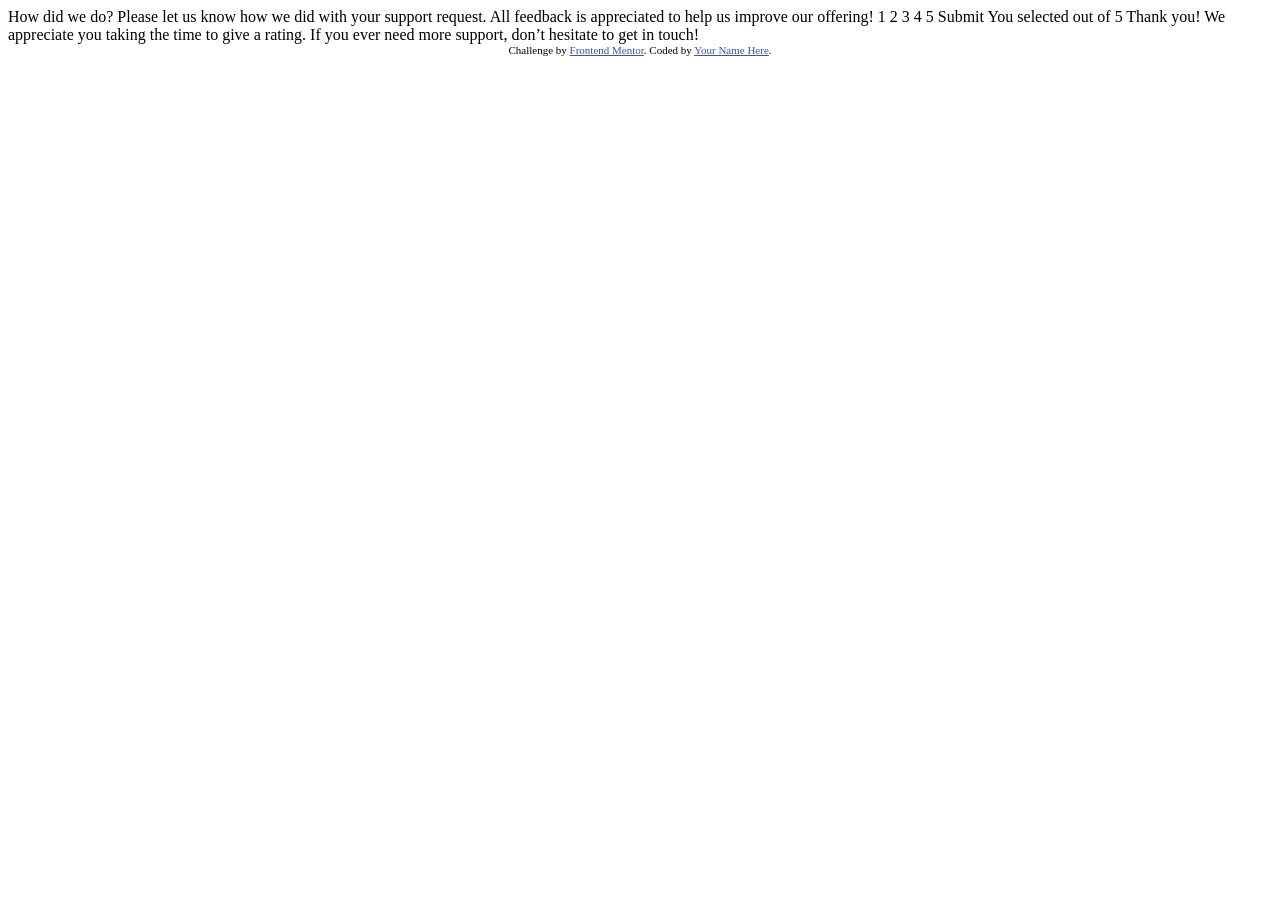
<file: index.html>
<!DOCTYPE html>
<html lang="en">
<head>
  <meta charset="UTF-8">
  <meta name="viewport" content="width=device-width, initial-scale=1.0"> <!-- displays site properly based on user's device -->

  <link rel="icon" type="image/png" sizes="32x32" href="./images/favicon-32x32.png">
  
  <title>Frontend Mentor | Interactive rating component</title>

  <!-- Feel free to remove these styles or customise in your own stylesheet 👍 -->
  <style>
    .attribution { font-size: 0.6875rem; text-align: center; }
    .attribution a { color: hsl(228, 45%, 44%); }
  </style>
</head>
<body>

  <!-- Rating state start -->

  How did we do?

  Please let us know how we did with your support request. All feedback is appreciated 
  to help us improve our offering!

  1 2 3 4 5

  Submit

  <!-- Rating state end -->

  <!-- Thank you state start -->

  You selected <!-- Add rating here --> out of 5

  Thank you!

  We appreciate you taking the time to give a rating. If you ever need more support, 
  don’t hesitate to get in touch!

  <!-- Thank you state end -->

  
  <footer class="attribution">
    Challenge by <a href="https://www.frontendmentor.io?ref=challenge">Frontend Mentor</a>. 
    Coded by <a href="#">Your Name Here</a>.
  </footer>
</body>
</html>
</file>
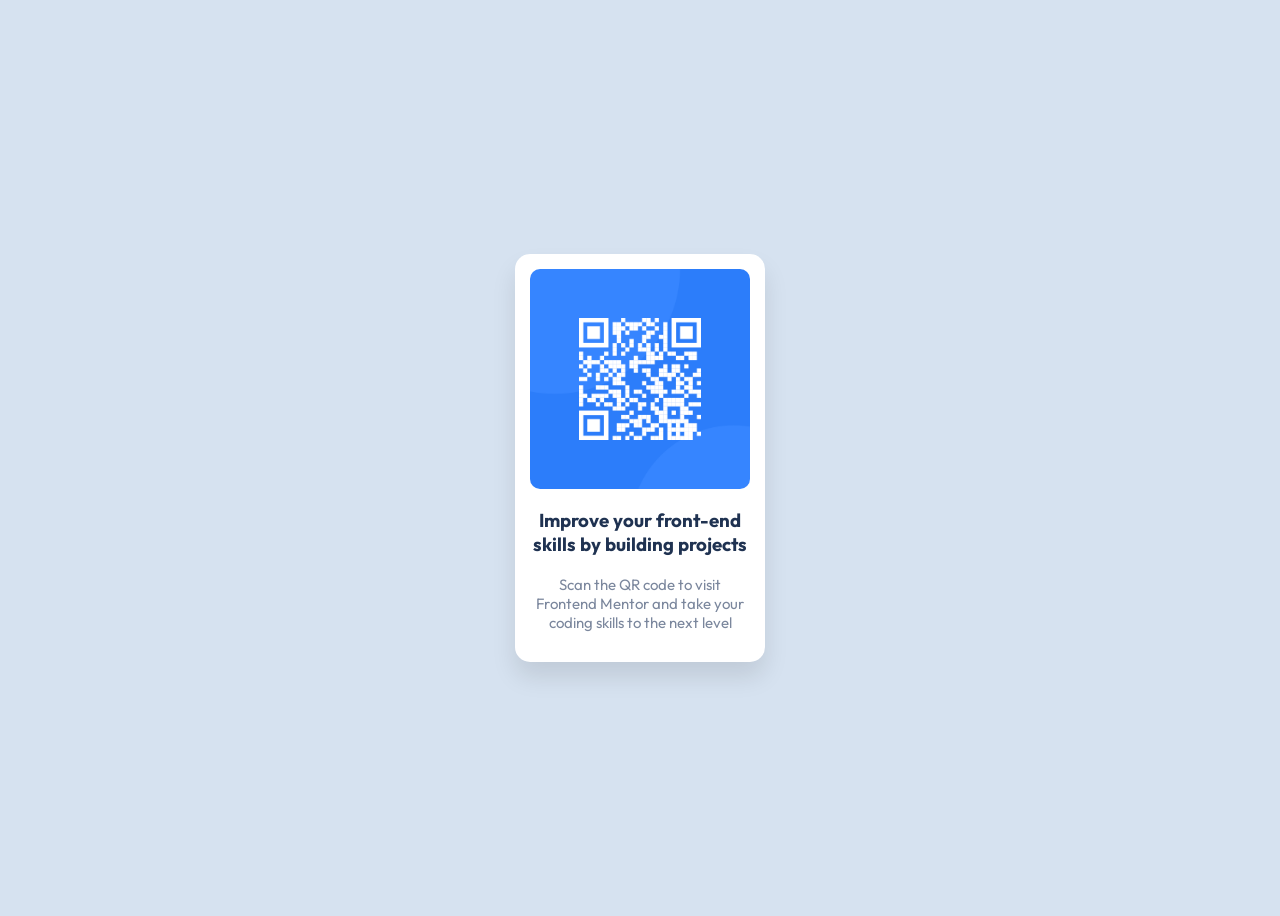
<file: qr-code-challenge/index.html>
<!DOCTYPE html>
<html lang="en">
  <head>
    <meta charset="UTF-8" />
    <meta name="viewport" content="width=device-width, initial-scale=1.0" />
    <!-- displays site properly based on user's device -->

    <link
      rel="icon"
      type="image/png"
      sizes="32x32"
      href="./images/favicon-32x32.png"
    />
    <link rel="stylesheet" href="css/style.css" />
    <link rel="preconnect" href="https://fonts.googleapis.com" />
    <link rel="preconnect" href="https://fonts.gstatic.com" crossorigin />
    <link
      href="https://fonts.googleapis.com/css2?family=Outfit:wght@100..900&family=Poppins:ital,wght@0,100;0,200;0,300;0,400;0,500;0,600;0,700;0,800;0,900;1,100;1,200;1,300;1,400;1,500;1,600;1,700;1,800;1,900&display=swap"
      rel="stylesheet"
    />
    <title>Frontend Mentor | QR code component</title>
  </head>
  <body>
    <div class="container">
      <div class="card">
        <div class="image">
          <img src="images/image-qr-code.png" alt="" />
        </div>

        <div class="text">
          <h3>Improve your front-end skills by building projects</h3>
          <p>
            Scan the QR code to visit Frontend Mentor and take your coding
            skills to the next level
          </p>
        </div>
      </div>
    </div>
  </body>
</html>
</file>
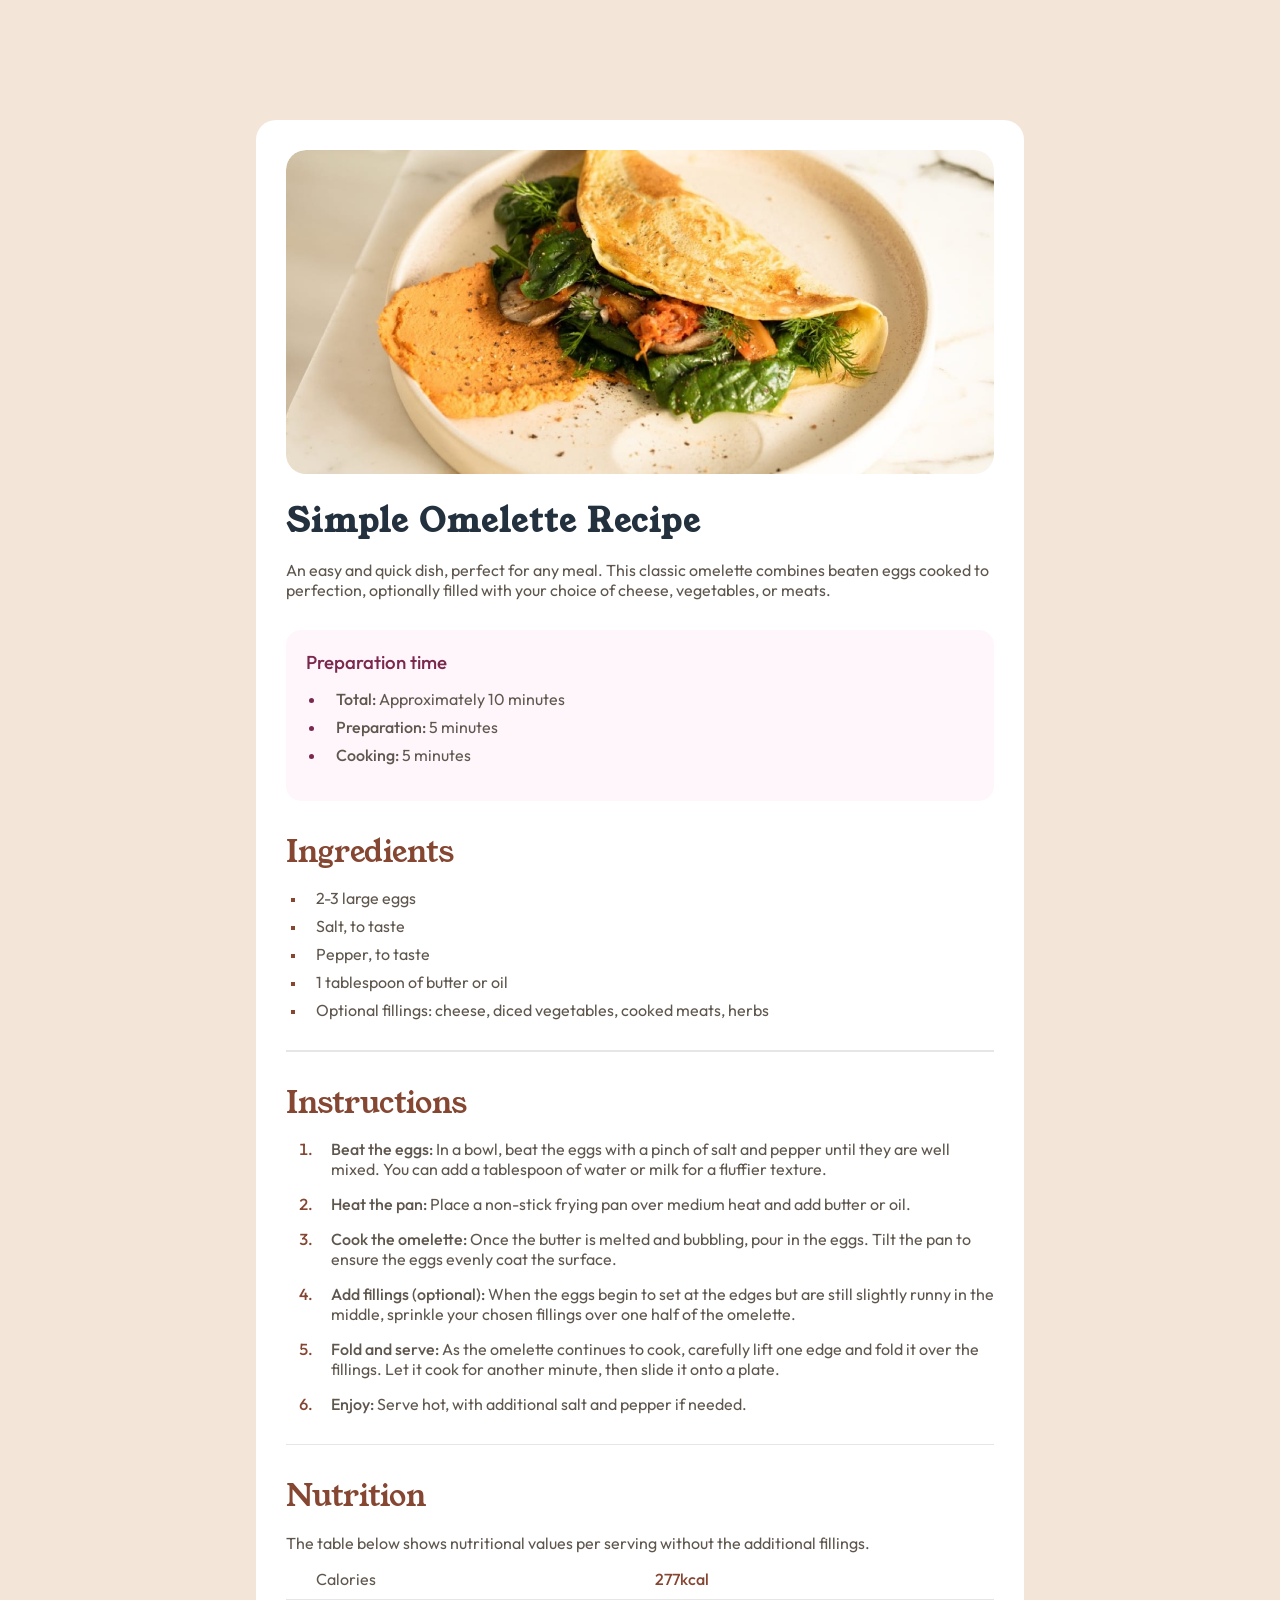
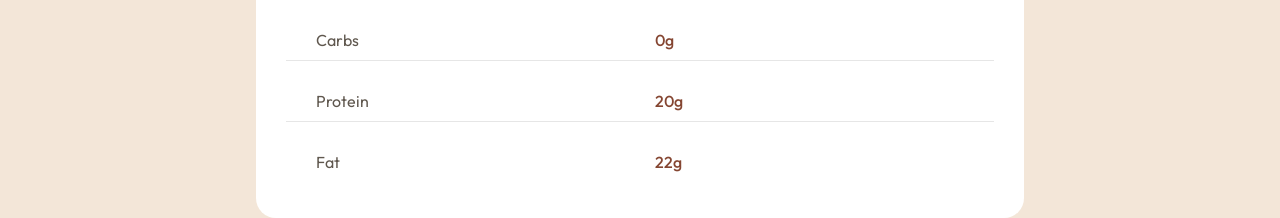
<file: recipe-page/index.html>
<!DOCTYPE html>
<html lang="en">
  <head>
    <meta charset="UTF-8" />
    <meta name="viewport" content="width=device-width, initial-scale=1.0" />
    <!-- displays site properly based on user's device -->

    <link
      rel="icon"
      type="image/png"
      sizes="32x32"
      href="./assets/images/favicon-32x32.png"
    />
    <link rel="stylesheet" href="css/style.css" />
    <title>Frontend Mentor | Recipe page</title>
  </head>
  <body>
    <div class="container">
      <div class="image-container">
        <img src="assets/images/image-omelette.jpeg" alt="" />
      </div>
      <h1>Simple Omelette Recipe</h1>
      <p>
        An easy and quick dish, perfect for any meal. This classic omelette
        combines beaten eggs cooked to perfection, optionally filled with your
        choice of cheese, vegetables, or meats.
      </p>

      <div class="preparation-time">
        <h3>Preparation time</h3>
        <ul>
          <li><strong>Total:</strong> Approximately 10 minutes</li>
          <li><strong>Preparation:</strong> 5 minutes</li>
          <li><strong>Cooking:</strong> 5 minutes</li>
        </ul>
      </div>

      <div class="ingredients">
        <h2>Ingredients</h2>
        <ul>
          <li>2-3 large eggs</li>
          <li>Salt, to taste</li>
          <li>Pepper, to taste</li>
          <li>1 tablespoon of butter or oil</li>
          <li>
            Optional fillings: cheese, diced vegetables, cooked meats, herbs
          </li>
        </ul>
      </div>
      <hr />
      <div class="instructions">
        <h2>Instructions</h2>
        <ol>
          <li>
            <strong>Beat the eggs:</strong> In a bowl, beat the eggs with a
            pinch of salt and pepper until they are well mixed. You can add a
            tablespoon of water or milk for a fluffier texture.
          </li>
          <li>
            <strong>Heat the pan:</strong> Place a non-stick frying pan over
            medium heat and add butter or oil.
          </li>
          <li>
            <strong>Cook the omelette:</strong> Once the butter is melted and
            bubbling, pour in the eggs. Tilt the pan to ensure the eggs evenly
            coat the surface.
          </li>
          <li>
            <strong>Add fillings (optional):</strong> When the eggs begin to set
            at the edges but are still slightly runny in the middle, sprinkle
            your chosen fillings over one half of the omelette.
          </li>
          <li>
            <strong>Fold and serve:</strong> As the omelette continues to cook,
            carefully lift one edge and fold it over the fillings. Let it cook
            for another minute, then slide it onto a plate.
          </li>
          <li>
            <strong>Enjoy:</strong> Serve hot, with additional salt and pepper
            if needed.
          </li>
        </ol>
      </div>
      <hr />
      <div class="nutrition">
        <h2>Nutrition</h2>
        <p>
          The table below shows nutritional values per serving without the
          additional fillings.
        </p>
        <ul class="nutrients" role="table" aria-label="Nutritional values">
          <li class="nutrient calories" role="row">
            <span class="label" role="cell">Calories</span>
            <span class="value" role="cell">277kcal</span>
          </li>
          <hr />
          <li class="nutrient" role="row">
            <span class="label" role="cell">Carbs</span>
            <span class="value" role="cell">0g</span>
          </li>
          <hr />

          <li class="nutrient" role="row">
            <span class="label" role="cell">Protein</span>
            <span class="value" role="cell">20g</span>
          </li>
          <hr />

          <li class="nutrient" role="row">
            <span class="label" role="cell">Fat</span>
            <span class="value" role="cell">22g</span>
          </li>
        </ul>
      </div>
    </div>

    <!-- <div class="attribution">
      Challenge by
      <a href="https://www.frontendmentor.io?ref=challenge" target="_blank"
        >Frontend Mentor</a
      >. Coded by <a href="#">Samuel Nyarko</a>.
    </div> -->
  </body>
</html>
</file>
<file: qr-code-challenge/css/style.css>
body {
  background-color: hsl(212, 45%, 89%);
}

.container {
  width: 250px;
  height: 100vh;
  display: flex;
  margin: auto;
  text-align: center;
  align-items: center;
}

.card {
  background-color: hsl(0, 0%, 100%);
  border-radius: 15px;
  box-shadow: 0px 15px 25px rgba(0, 0, 0, 0.1);
  padding: 15px;
}

.image img {
  width: 100%;
  height: auto;
  border-radius: 10px;
}

.text {
  font-family: "Outfit", sans-serif;
}

.text h3 {
  color: hsl(218, 44%, 22%);
  margin-top: 15px;
  font-weight: 700;
}
.text p {
  color: hsl(220, 15%, 55%);
  font-size: 15px;
  margin-top: 10px;
  font-weight: 400;
}
</file>
<file: recipe-page/css/style.css>
*,
*::before,
*::after {
  box-sizing: border-box;
}
@font-face {
  font-family: "Young Serif";
  src: url(../assets/fonts/young-serif/YoungSerif-Regular.ttf);
}
@font-face {
  font-family: "Outfit";
  src: url(../assets/fonts/outfit/Outfit-VariableFont_wght.ttf);
}
html,
body {
  margin: 0;
  padding: 0;
  box-sizing: border-box;
}
body {
  background-color: hsl(30, 54%, 90%);
  font-family: "Outfit";
}
hr {
  border: none;
  height: 1.5px;
  background-color: hsl(0, 0%, 90%);
  margin: 30px 0;
}

h1 {
  font-family: "Young Serif", serif;
  font-weight: 600;
  letter-spacing: 2px;
  color: hsl(212, 27%, 19%);
  margin-bottom: 0;
}
p {
  font-size: 16px;
  font-family: "Outfit", serif;
  color: hsl(30, 10%, 34%);
}
.container {
  max-width: 60%;
  min-width: 60%;
  margin: auto;
  margin-top: 120px;
  padding: 30px;
  background-color: hsl(0, 0%, 100%);
  height: 100%;
  border-radius: 20px;
  overflow: hidden;
}
img {
  width: 100%;
  border-radius: 20px;
  height: auto;
}

.image-container {
  width: 100%;
  height: auto;
  border-radius: 20px;
  overflow: hidden;
}

.preparation-time {
  margin-top: 30px;
  background-color: hsl(323, 80%, 98%);
  padding: 20px;
  border-radius: 15px;
}
.preparation-time h3 {
  font-family: "Outfit", serif;
  font-weight: 500;
  color: hsl(332, 51%, 32%);
  margin: 0px;
}
.preparation-time ul {
  padding-left: 20px;
  margin-top: 15px;
  color: hsl(332, 51%, 32%);
}
.preparation-time li {
  margin-bottom: 8px;
  font-size: 16px;
  color: hsl(30, 10%, 34%);
  padding-left: 10px;
}
.preparation-time li::marker {
  color: hsl(332, 51%, 32%);
}
.preparation-time li strong {
  margin-bottom: 8px;
  font-size: 16px;
  color: hsl(30, 10%, 34%);
  font-weight: 500;
}

.ingredients {
  margin-top: 30px;
}

.ingredients h2 {
  font-family: "Young Serif", serif;
  font-weight: 500;
  color: hsl(14, 45%, 36%);
  margin: 0px;
  font-size: 30px;
}

.ingredients ul {
  padding-left: 0px;
  margin-left: 20px;
  margin-top: 15px;
  font-family: "Outfit", serif;
  color: hsl(30, 10%, 34%);
}

.ingredients li {
  margin-bottom: 8px;
  padding-left: 10px;
  list-style-type: square;
  font-size: 16px;
}

.ingredients li::marker {
  color: hsl(14, 45%, 36%);
  font-size: 12px;
}

.instructions h2 {
  font-family: "Young Serif", serif;
  font-weight: 500;
  color: hsl(14, 45%, 36%);
  margin: 0px;
  font-size: 30px;
}

.instructions ol {
  padding-left: 30px;
  margin-top: 15px;
  font-family: "Outfit", serif;
  color: hsl(30, 10%, 34%);
  font-size: 16px;
}

.instructions li {
  margin-bottom: 15px;
  padding-left: 15px;
}

.instructions li strong {
  font-weight: 500;
}
.instructions li::marker {
  color: hsl(14, 45%, 36%);
  font-weight: 500;
  font-size: 16px;
}

.nutrition h2 {
  font-family: "Young Serif", serif;
  font-weight: 500;
  color: hsl(14, 45%, 36%);
  margin: 0px;
  font-size: 30px;
}

.nutrition ul {
  padding-left: 0px;
  font-family: "Outfit", serif;
  color: hsl(30, 10%, 34%);
  list-style-type: none;
}

.nutrition li {
  margin-left: 30px;
  font-size: 16px;
  display: flex;
  justify-content: left;
  align-items: center;
}

.nutrition hr {
  border: none;
  height: 1px;
  background-color: hsl(0, 0%, 90%);
  margin-top: 10px;
}

.value {
  font-weight: 500;
  text-align: left;
  font-family: "Outfit", serif;
  color: hsl(14, 45%, 36%);
}

.label {
  font-size: 16px;
  color: hsl(30, 10%, 34%);
  width: 50%;
}

@media screen and (max-width: 320px) {
  .container {
    padding: 0;
    width: 100%;
    max-width: none;
    min-height: 100vh;
    margin: 0;
    padding: 20px;
    border-radius: 0;
  }

  .image-container {
    width: calc(100% + 40px);
    height: auto;
    border-radius: 0;
    margin: -20px;
    margin-bottom: 30px;
    padding: 0;
  }

  img {
    display: block;
    width: 100%;
    height: auto;
    border-radius: 0;
    padding: 0;
  }

  h1,
  h2 {
    font-size: 1.8rem;
  }
}
</file>
